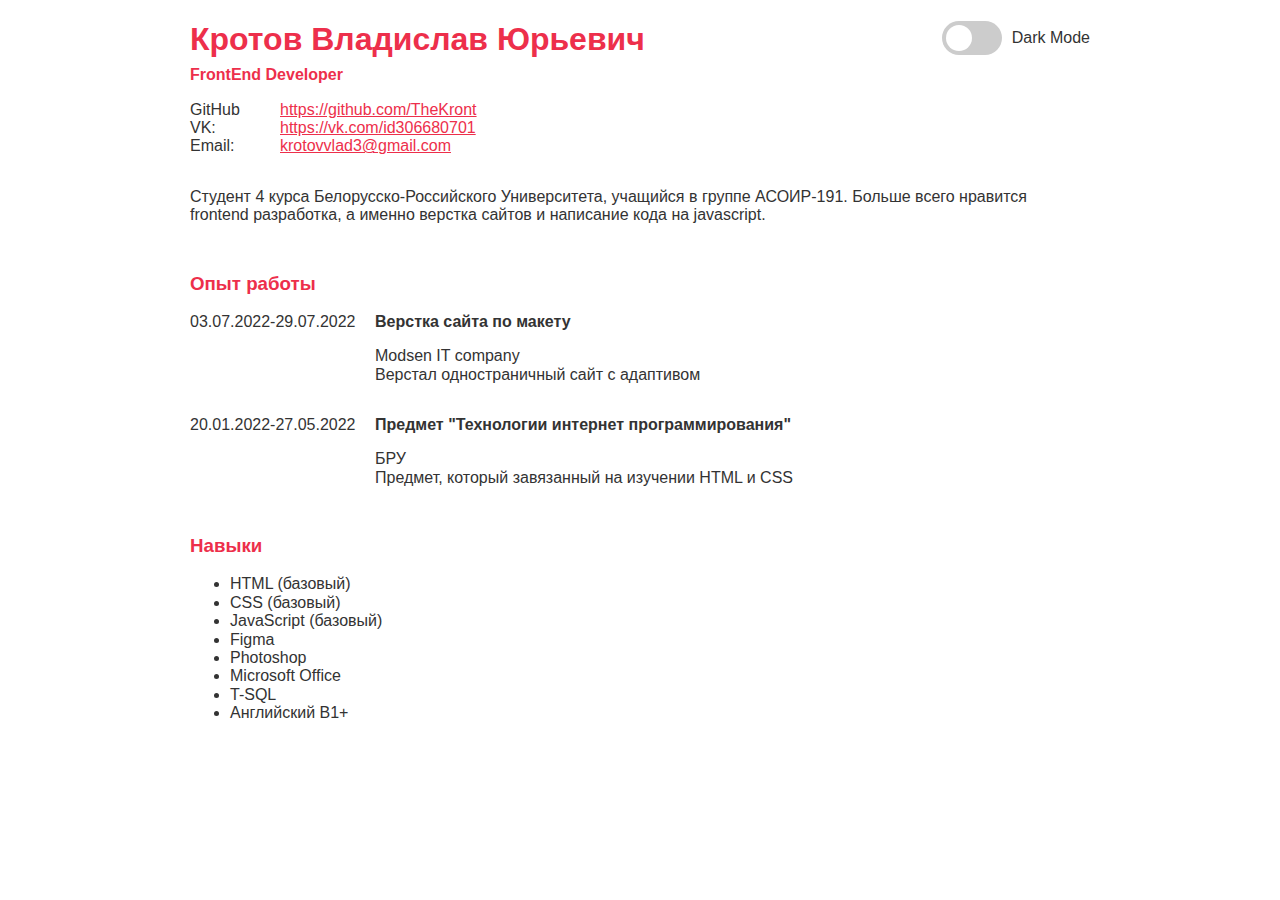
<file: index.html>
<!DOCTYPE html>
<html lang="en">
<head>
    <meta charset="UTF-8">
    <title>Resume</title>
    <link rel="stylesheet" href="css/normalize.css">
    <link rel="stylesheet" href="css/styleFirstPage.css">
</head>
<body>
<div class="resume">
    <section>
        <h1>Кротов Владислав Юрьевич</h1>
        <h2>FrontEnd Developer</h2>

        <div class="theme-switch-wrapper">
            <label class="theme-switch">
                <input type="checkbox" class="theme-switch__checkbox"/>
                <div class="slider round"></div>
            </label>
            <span class="theme-switch__label">Dark Mode</span>
        </div>

        <div class="contacts">
            <div class="contact">
                <div class="contact__type">
                    GitHub
                </div>
                <div class="contact__value">
                    <a href="https://github.com/TheKront">https://github.com/TheKront</a>
                </div>
            </div>
            <div class="contact">
                <div class="contact__type">
                    VK:
                </div>
                <div class="contact__value">
                    <a href="https://vk.com/id306680701">https://vk.com/id306680701</a>
                </div>
            </div>
            <div class="contact">
                <div class="contact__type">
                    Email:
                </div>
                <div class="contact__value">
                    <a href="krotovvlad3@gmail.com">krotovvlad3@gmail.com</a>
                </div>
            </div>
        </div>
        <div class="description">
            Студент 4 курса Белорусско-Российского Университета, учащийся в группе АСОИР-191.
            Больше всего нравится frontend разработка, а именно верстка сайтов и написание кода на javascript.
        </div>
    </section>

    <section>
        <h3>Опыт работы</h3>

        <div class="experience">
            <div class="experience__date">03.07.2022-29.07.2022</div>
            <div class="experience__description">
                <div class="experience__name">Верстка сайта по макету</div>
                <div class="experience__company">Modsen IT company</div>
                <div class="experience__details">Верстал одностраничный сайт с адаптивом</div>
            </div>
        </div>
        <div class="experience">
            <div class="experience__date">20.01.2022-27.05.2022</div>
            <div class="experience__description">
                <div class="experience__name">Предмет "Технологии интернет программирования"</div>
                <div class="experience__company">БРУ</div>
                <div class="experience__details">Предмет, который завязанный на изучении HTML и CSS</div>
            </div>
        </div>
    </section>
    <section>
        <h3>Навыки</h3>
        <div class="skills">
            <ul>
                <li>HTML (базовый)</li>
                <li>CSS (базовый)</li>
                <li>JavaScript (базовый)</li>
                <li>Figma</li>
                <li>Photoshop</li>
                <li>Microsoft Office</li>
                <li>T-SQL</li>
                <li>Английский B1+</li>
            </ul>
        </div>
    </section>
</div>
<script src="script/darkTheme.js"></script>
</body>
</html>
</file>
<file: css/styleFirstPage.css>
html{
    font-family: Roboto, sans-serif;
    --primary-color: #ed2f4b;
    --secondary-color: #333333;
    --bg-color: #ffffff;
}

html[data-theme='dark']{
    font-family: Roboto, sans-serif;
    --primary-color: #ed2f4b;
    --secondary-color: #ffffff;
    --bg-color: #202020;
}

body {
    background-color: var(--bg-color);
}

*{
    color: var(--secondary-color);
}

h1{
    color: var(--primary-color);
    margin-bottom: 0.25em;
}

h2{
    color: var(--primary-color);
    font-size: 1em;
    margin-top: 0;
    margin-bottom: 1em;
}

h3{
    color: var(--primary-color)
}

a{
    color: var(--primary-color);
}

section {
    margin-bottom: 3em;
    position: relative;
}

.resume {
    max-width: 900px;
    margin: 0 auto;
}

.contacts{
    margin-bottom: 2em;
}

.contact{
    display: flex;
}

.contact .contact__type{
    display: flex;
    min-width: 90px;
}

.experience{
    display: flex;
    margin-bottom: 2em;
}

.experience .experience__name{
    font-weight: bold;
    margin-bottom: 1em;
}

.experience .experience__date{
    min-width: 185px;
}

@media (max-width: 575px){
    .experience {
        display: block;
    }
}

.theme-switch-wrapper{
    position: absolute;
    right: 0;
    top: 0;
}

.theme-switch-wrapper {
    display: flex;
    align-items: center;
}
em {
    margin-left: 10px;
}
.theme-switch__label{
    margin-left: 10px;
}
.theme-switch {
    display: inline-block;
    height: 34px;
    position: relative;
    width: 60px;
}

.theme-switch input {
    display:none;
}

.slider {
    background-color: #ccc;
    bottom: 0;
    cursor: pointer;
    left: 0;
    position: absolute;
    right: 0;
    top: 0;
    transition: .4s;
}

.slider:before {
    background-color: #fff;
    bottom: 4px;
    content: "";
    height: 26px;
    left: 4px;
    position: absolute;
    transition: .4s;
    width: 26px;
}

input:checked + .slider {
    background-color: var(--primary-color);
}

input:checked + .slider:before {
    transform: translateX(26px);
}

.slider.round {
    border-radius: 34px;
}

.slider.round:before {
    border-radius: 50%;
}

html.transition,
html.transition *
{
    transition: all 750ms !important;
    transition-delay: 0ms !important;
}
</file>
